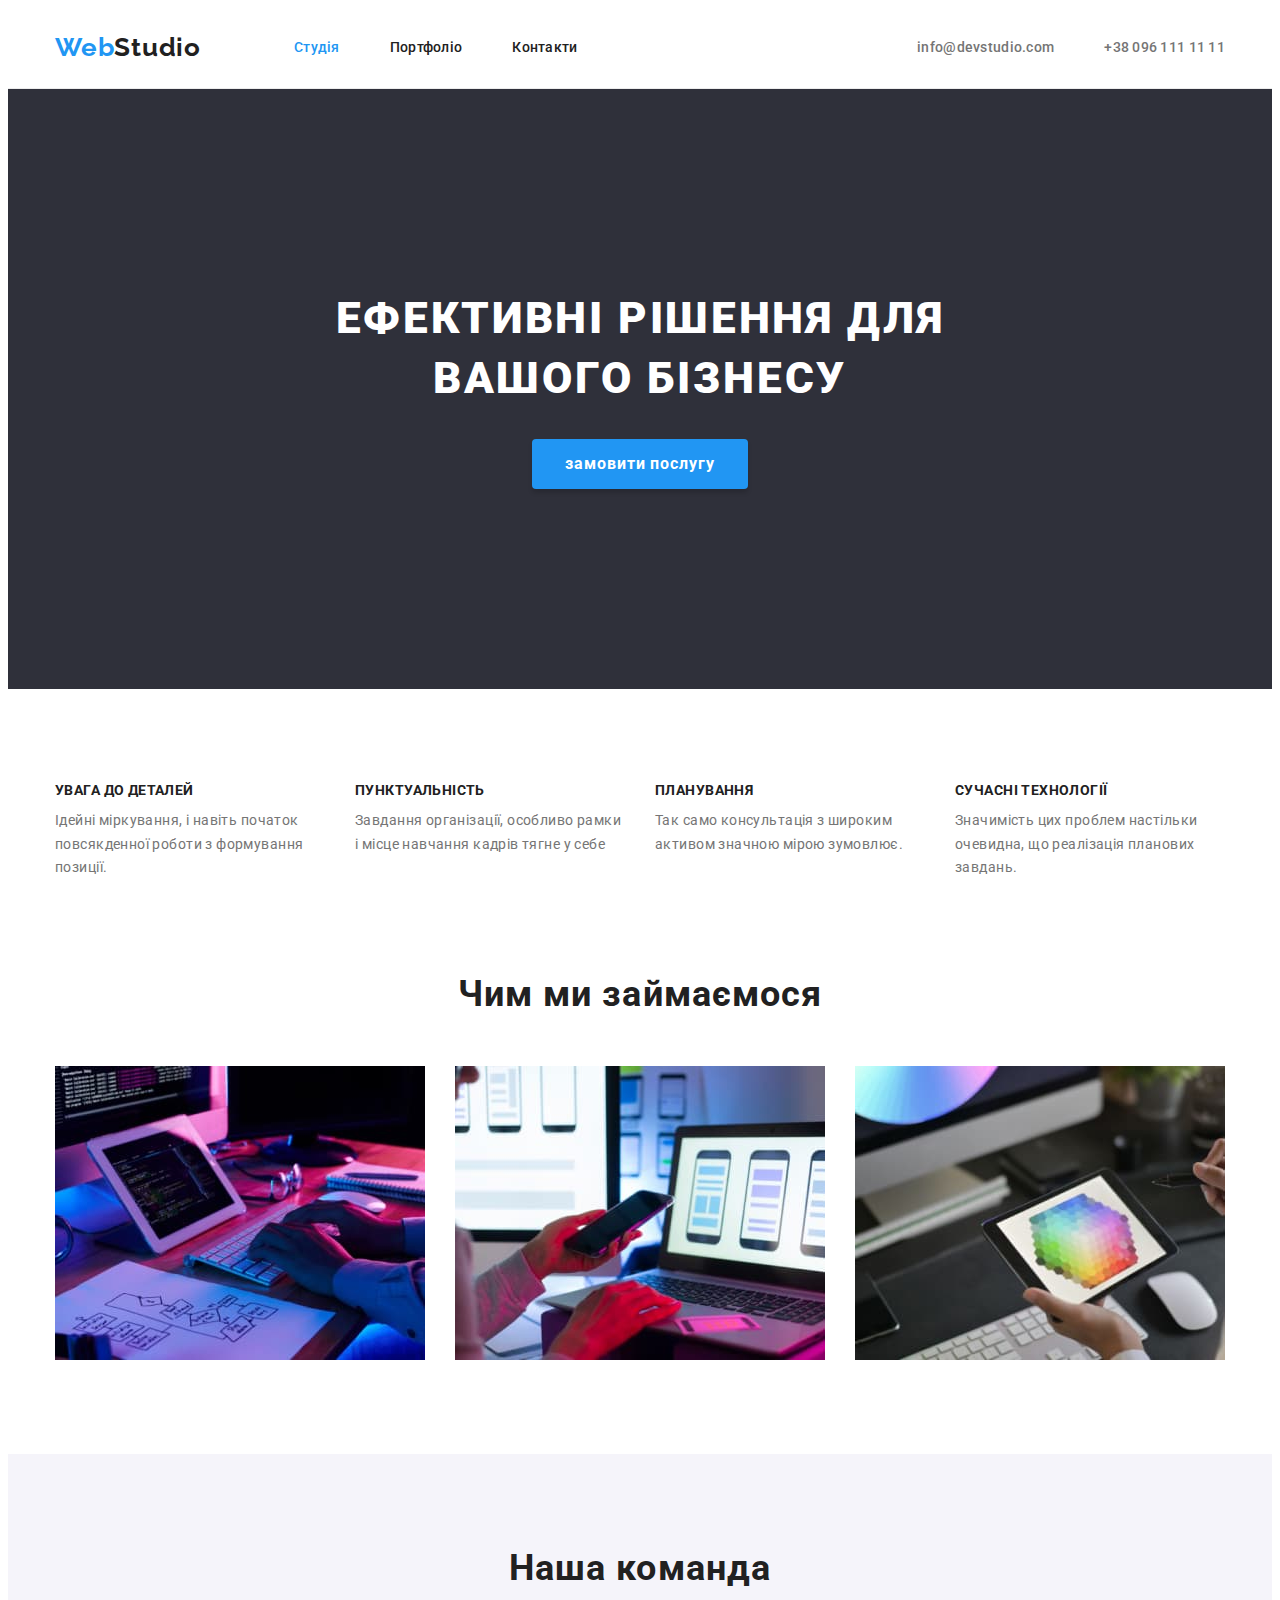
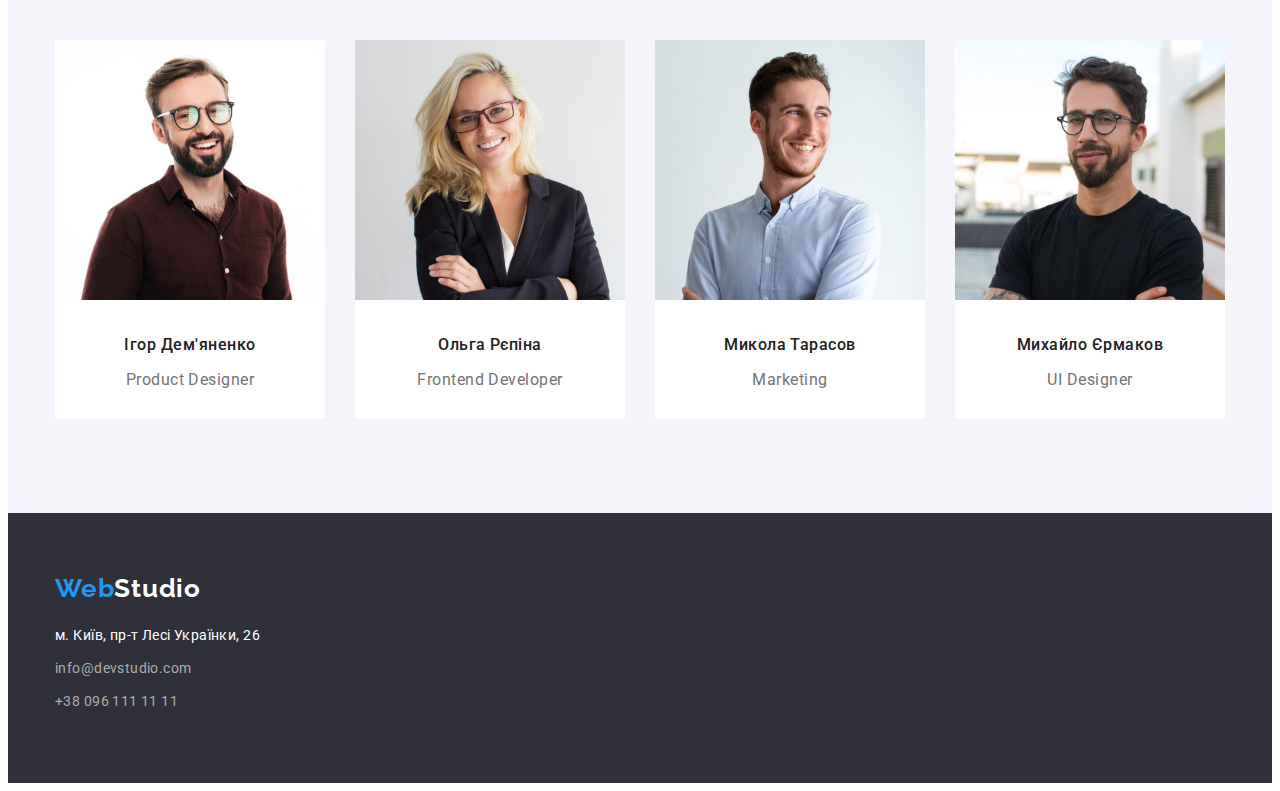
<file: index.html>
<!DOCTYPE html>
<html lang="uk">
<head>
    <meta charset="UTF-8">
    <meta http-equiv="X-UA-Compatible" content="IE=edge">
    <meta name="viewport" content="width=device-width, initial-scale=1.0">
    <title>Document</title> 
    <link rel="preconnect" href="https://fonts.googleapis.com">
    <link rel="preconnect" href="https://fonts.gstatic.com" crossorigin>
    <link href="https://fonts.googleapis.com/css2?family=Raleway:wght@700&family=Roboto:wght@400;500;700&display=swap" rel="stylesheet">
    <link rel="stylesheet" href="https://cdnjs.cloudflare.com/ajax/libs/modern-normalize/1.1.0/modern-normalize.min.css" integrity="sha512-wpPYUAdjBVSE4KJnH1VR1HeZfpl1ub8YT/NKx4PuQ5NmX2tKuGu6U/JRp5y+Y8XG2tV+wKQpNHVUX03MfMFn9Q==" crossorigin="anonymous" referrerpolicy="no-referrer" />   
    <link rel="stylesheet" href="./css/styles.css">
</head>
<body>
    
    <header class="site-header">
        <div class="container main-nove">
            <a href="./index.html" class="site-logo logo plus"><span class="site-logo logo-web">Web</span><span class="logo-studio">Studio</span></a>
        <nav>
            <ul class="site-nav list up ">
                <li class="iten"> <a href="./index.html" class="current navigetion plus">Студія</a></li>
                <li class="iten"> <a href="./portfolio.html" class="navigetion plus">Портфоліо</a></li>
                <li class="iten"> <a href="#" class="navigetion plus">Контакти</a></li>
            </ul>
        </nav>
        <ul class="contakt list up">
            <li class="iten"> <a href="mailto:info@devstudio.com" class="navigetion plus contakt mee">info@devstudio.com</a></li>
            <li class="iten"> <a href="tel:+380961111111" class="navigetion plus contakt mee">+38 096 111 11 11</a></li>
        </ul>
       </div>
       
    </header>
   <main>
        <section class="darkside hero section">
           
               <h1 class="big hero-title" id="hero-title">Ефективні рішення для вашого бізнесу</h1>
               <button type="button" class="btn primery"> замовити послугу </button>
        
            </section>


        <section class="section">
            <div class="container feature">
          <ul class="feature list">
              <li class="list-order"><h3 class="feature-title big">увага до деталей</h3>
              <p class="operations-text">Ідейні міркування, і навіть початок повсякденної роботи з формування позиції.</p></li>
              <li class="list-order"><h3 class="feature-title big">пунктуальність</h3>
              <p class="operations-text">Завдання організації, особливо рамки і місце навчання кадрів тягне у себе</p></li>
              <li class="list-order"><h3 class="feature-title big">планування</h3>
              <p class="operations-text">Так само консультація з широким активом значною мірою зумовлює.</p></li>
             <li class="list-order"><h3 class="feature-title big">сучасні технології</h3>
             <p class="operations-text">Значимість цих проблем настільки очевидна, що реалізація планових завдань.</p></li>
          </ul>
        </div>
         </section>

         <section class="we-do section">
            <div class="container">
             <h2 class="what-we-do title">Чим ми займаємося</h2>
             <ul class="list what-we-do">
                <li class="iten what-we-do"> <img src="./images/work.jpg" width="370" alt="робочий процесс дизайнера"></li>
                <li class="iten what-we-do"> <img src="./images/work1.jpg" width="370" alt="робочий процесс дизайнера"></li>
                <li class="iten what-we-do"> <img src="./images/work2.jpg" width="370" alt="робочий процесс дизайнера"></li>
             </ul>
            </div>
         </section>

        <section class="staff section">
            <div class="container">
             <h2 class="title staff">Наша команда</h2>
             <ul class="list staff">
                 <li class="downpicture"> 
                      <img src="./images/img.jpg" width="270" alt="Ігор Дем'яненко"> 
                      <h4 class="staff name">Ігор Дем'яненко</h4>
                      <p  class="staff posicion" lang="en">Product Designer</p>
                 </li>
                 <li class="downpicture"> 
                     <img src="./images/img1.jpg" width="270" alt="Ольга Рєпіна">
                     <h4 class="staff name">Ольга Рєпіна</h4>
                     <p class="staff posicion" lang="en">Frontend Developer</p>
                 </li >
                 <li class="downpicture"> 
                     <img src="./images/img2.jpg" width="270" alt="Микола Тарасов">
                     <h4 class="staff name">Микола Тарасов</h4>
                     <p class="staff posicion" lang="en">Marketing</p>
                 </li>
                 <li class="downpicture"> 
                     <img src="./images/img3.jpg" width="270" alt="Михайло Єрмаков">
                     <h4 class="staff name">Михайло Єрмаков</h4>
                     <p class="staff posicion" lang="en">UI Designer</p>
                 </li>
             </ul>
            </div>
        </section>
    </main>

    <footer class="darkside footer">
        <div class="container down">
    
            <a href="./index.html" class="site-logo logo plus down"><span class="logo logo-web">Web</span><span class="logo down-studio">Studio</span></a>

        <address>
            <ul class="footer-contakt list contakt">
                <li class="footer address"><a class="address map" href="https://goo.gl/maps/JJp694LmXSiKLwUw6" target="_blank" rel="noopener noreferer">м. Київ, пр-т Лесі Українки, 26</a></li>
                <li class="footer address"><a class="address contact " href="mailto:info@devstudio.com">info@devstudio.com</a></li>
                <li class="footer address"><a class="address contact" href="tel:+380961111111">+38 096 111 11 11</a></li>
            </ul>
        </address>
    </div>
    </footer>   

</body>
</html>
</file>
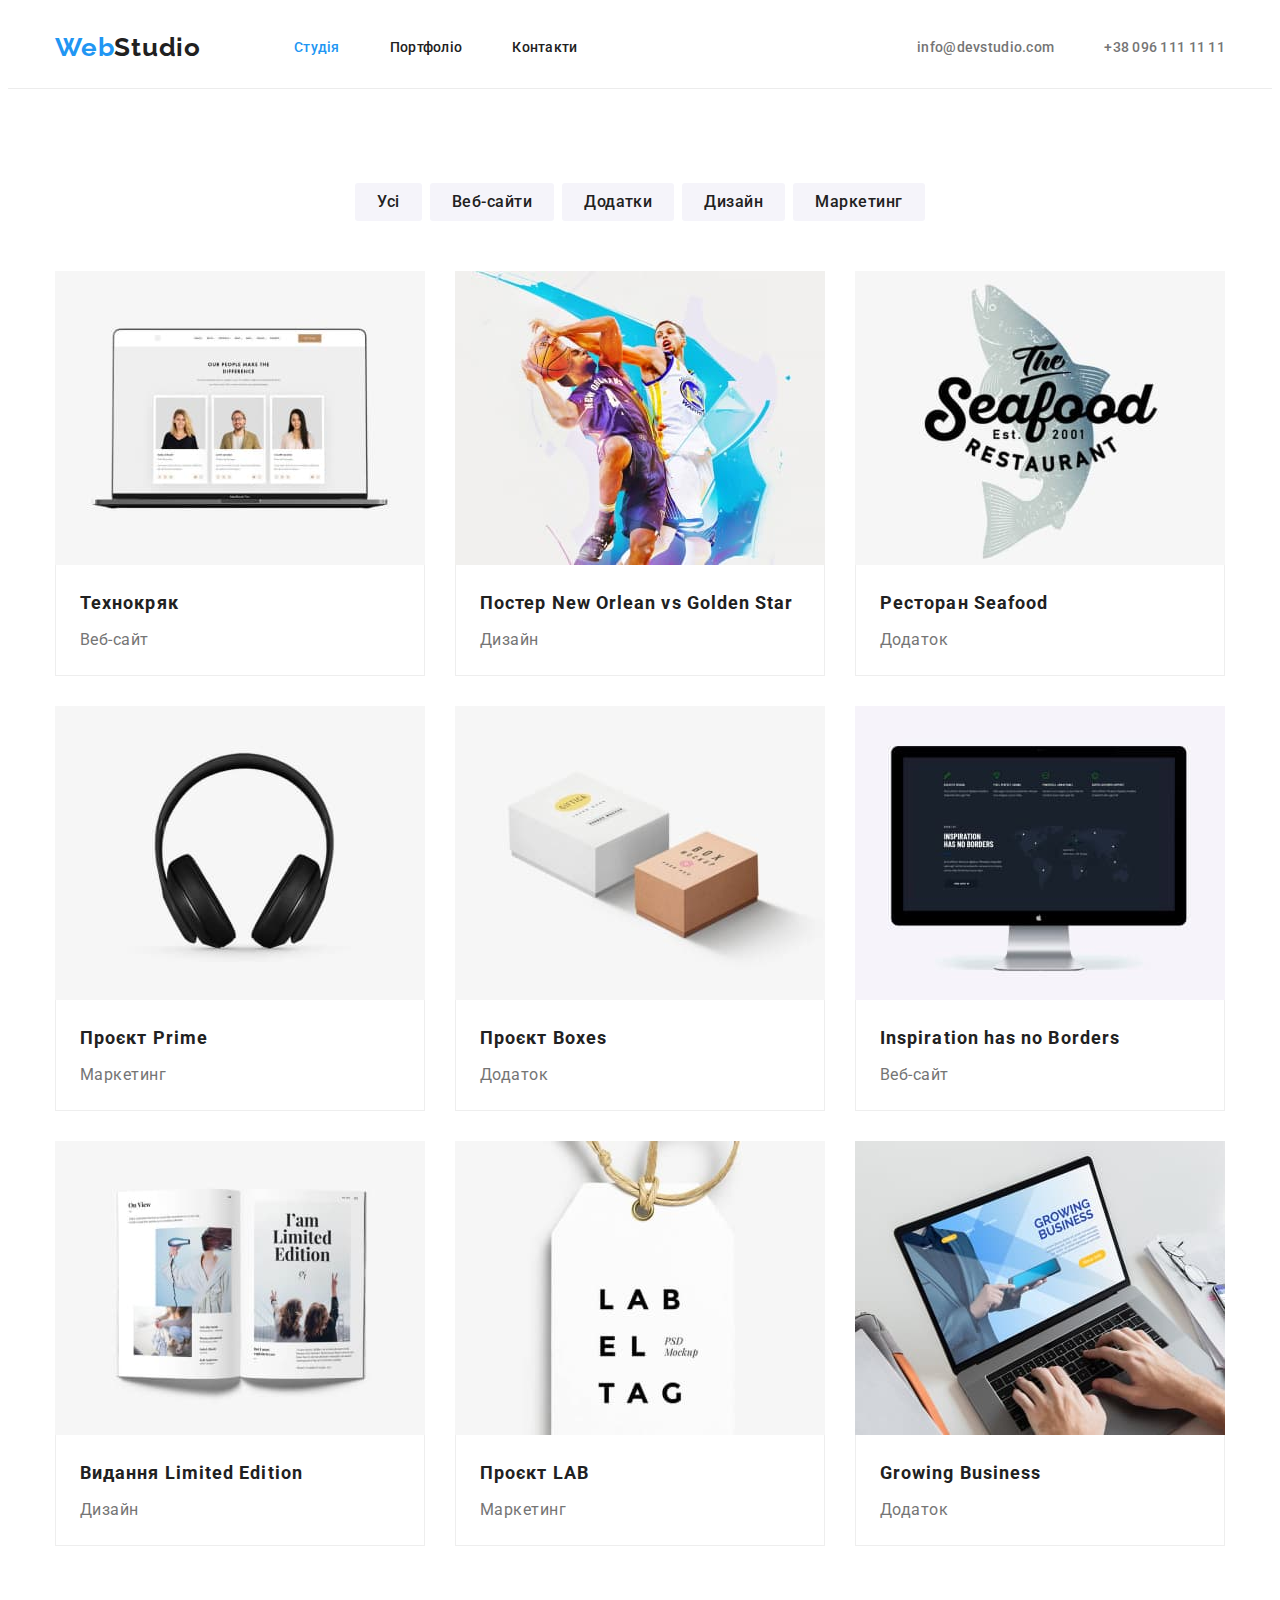
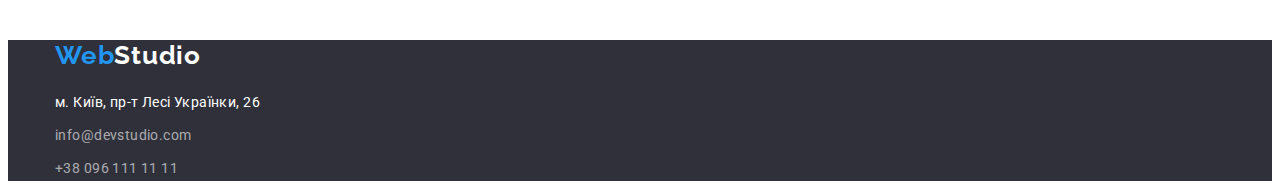
<file: portfolio.html>
<!DOCTYPE html>
<html lang="uk">
<head>
    <meta charset="UTF-8">
    <meta http-equiv="X-UA-Compatible" content="IE=edge">
    <meta name="viewport" content="width=device-width, initial-scale=1.0">
    <title>portfolio</title>
    <link rel="preconnect" href="https://fonts.googleapis.com">
    <link rel="preconnect" href="https://fonts.gstatic.com" crossorigin>
    <link href="https://fonts.googleapis.com/css2?family=Raleway:wght@700&family=Roboto:wght@400;500;700&display=swap" rel="stylesheet">
    <link rel="stylesheet" href="https://cdnjs.cloudflare.com/ajax/libs/modern-normalize/1.1.0/modern-normalize.min.css" integrity="sha512-wpPYUAdjBVSE4KJnH1VR1HeZfpl1ub8YT/NKx4PuQ5NmX2tKuGu6U/JRp5y+Y8XG2tV+wKQpNHVUX03MfMFn9Q==" crossorigin="anonymous" referrerpolicy="no-referrer" />
    <link rel="stylesheet" href="./css/styles.css">
</head>
<body>
    

    <header class="site-header">
        <div class="container main-nove">
            <a href="./index.html" class="site-logo logo plus"><span class="site-logo logo-web">Web</span><span class="logo-studio">Studio</span></a>
        <nav>
            <ul class="site-nav list up ">
                <li class="iten"> <a href="./index.html" class="current navigetion plus">Студія</a></li>
                <li class="iten"> <a href="./portfolio.html" class="navigetion plus">Портфоліо</a></li>
                <li class="iten"> <a href="#" class="navigetion plus">Контакти</a></li>
            </ul>
        </nav>
        <ul class="contakt list up">
            <li class="iten"> <a href="mailto:info@devstudio.com" class="navigetion plus contakt mee">info@devstudio.com</a></li>
            <li class="iten"> <a href="tel:+380961111111" class="navigetion plus contakt mee">+38 096 111 11 11</a></li>
        </ul>
       </div>
       
    </header>


<main>
    <section class="section portfolio">
        <div class="container">

    <h1 class="visually hidden is">Portfolio</h1>
    <ul class="list portfolio">
        <li class="iten"> <button type="button" class="btn secondary"> Усі </button></li>
        <li class="iten"> <button type="button" class="btn secondary"> Веб-сайти </button></li>
        <li class="iten"> <button type="button" class="btn secondary"> Додатки </button></li>
        <li class="iten"> <button type="button" class="btn secondary"> Дизайн </button></li>
        <li class="iten"> <button type="button" class="btn secondary"> Маркетинг </button></li>
    </ul>

    <ul class="list choice">
        <li class="iten"> 
            <a  href="#">
            <img src="./images/p1.jpg" width="370" alt="Технокряк"> 
        <div class="content">
            <h2 class="choice title">Технокряк</h2>
            <p class="choice text">Веб-сайт</p>
        </div>
    </a>
       </li>
       <li class="iten"> 
        <a href="#">
            <img src="./images/p2.jpg" width="370" alt="Постер New Orlean vs Golden Star"> 
        <div class="content">
            <h2 class="choice title">Постер New Orlean vs Golden Star</h2>
            <p class="choice text">Дизайн</p>
        </div> 
        </a>
       </li>
       <li class="iten"> 
        <a href="#">
            <img src="./images/p3.jpg" width="370" alt="Ресторан Seafood"> 
        <div class="content">    
            <h2 class="choice title">Ресторан Seafood</h2>
            <p class="choice text">Додаток</p>
        </div>
        </a>    
       </li>
       <li class="iten"> 
        <a href="#">
            <img src="./images/p4.jpg" width="370" alt="Проєкт Prime"> 
        <div class="content">
            <h2 class="choice title">Проєкт Prime</h2>
            <p class="choice text">Маркетинг</p>
        </div>
        </a>
       </li>
       <li class="iten"> 
        <a href="#">
            <img src="./images/p5.jpg" width="370" alt="Проєкт Boxes"> 
        <div class="content">    
            <h2 class="choice title">Проєкт Boxes</h2>
            <p class="choice text">Додаток</p>
        </div>
        </a>
       </li>
       <li class="iten"> 
        <a href="#">
            <img src="./images/p6.jpg" width="370" alt="Inspiration has no Borders"> 
        <div class="content">
            <h2 class="choice title" lang="en">Inspiration has no Borders</h2>
            <p class="choice text">Веб-сайт</p>
        </div>
        </a>
       </li>
       <li class="iten"> 
        <a href="#">
            <img src="./images/p7.jpg" width="370" alt="Видання Limited Edition"> 
        <div class="content">
            <h2 class="choice title">Видання Limited Edition</h2>
            <p class="choice text">Дизайн</p>
        </div>
        </a>
       </li>
       <li class="iten"> 
        <a href="#">
            <img src="./images/p8.jpg" width="370" alt="Проєкт LAB"> 
        <div class="content">
            <h2 class="choice title">Проєкт LAB</h2>
            <p class="choice text">Маркетинг</p>
        </div>
        </a>
       </li>
       <li class="iten"> 
        <a href="#">
            <img src="./images/p9.jpg" width="370" alt="Growing Business"> 
        <div class="content">
            <h2 class="choice title" lang="en">Growing Business</h2>
            <p class="choice text">Додаток</p>
        </div>
        </a>
       </li>
    </ul>
</div>

</section>
</main>


<footer class="darkside">
    <div class="container down">

        <a href="./index.html" class="site-logo logo plus down"><span class="logo logo-web">Web</span><span class="logo down-studio">Studio</span></a>

    <address>
        <ul class="footer-contakt list contakt">
            <li class="footer address"><a class="address map" href="https://goo.gl/maps/JJp694LmXSiKLwUw6" target="_blank" rel="noopener noreferer">м. Київ, пр-т Лесі Українки, 26</a></li>
            <li class="footer address"><a class="address contact " href="mailto:info@devstudio.com">info@devstudio.com</a></li>
            <li class="footer address"><a class="address contact" href="tel:+380961111111">+38 096 111 11 11</a></li>
        </ul>
    </address>
</div>
</footer>       
</html>
</file>
<file: css/styles.css>
html{
    box-sizing: border-box;
}
*,
*::before,
*::after{
    box-sizing: inherit;
}

:root {
    --primery-text-colot: #212121;
    --button-color: #2196F3;
    --back-color: #FFFFFF;
    --sbc: #2F303A;
    --contact-color: #757575;
    --white-whis-transparency: rgba(255, 255, 255, 0.6);
    --bgr-staff: #F5F4FA;
    
}

body {
    background-color: var(--back-color);
    color: var(--primery-text-colot);
    font-family: 'Roboto', sans-serif;
}



.list{
    list-style: none;
   
}

.list a{
    text-decoration: none;
}

.big{
    text-transform: uppercase;

}
.title{
font-weight: 700;
letter-spacing: 0.03em;
}
h1,h2,h3,h4,p,ul,img{
    padding: 0;
    margin: 0;
}
img{
    display:block;
    max-width: 100%;
}
.section{
    padding-bottom: 94px;
    padding-top: 94px;
}
.container{
    width: 1200px;
    margin-left: auto;
    margin-right: auto;
    
    padding-left: 15px;
    padding-right: 15px;
    
   
}
/*header*/
.site-nav.up{
    display: flex; 
}
.contakt.up{
    display: flex;
    margin-left: auto;
}
.container.main-nove{
    display: flex;
    align-items: center;
    
}


.logo-web{
    color: var(--button-color) ;
}

.site-logo.plus{
    font-family: 'Raleway';
    font-style: normal;
    font-weight: 700;
    font-size: 26px;
    line-height: 1.2;
    text-decoration: none;
    letter-spacing: 0.03em;
    color: var(--button-color);
    margin-right: 93px;
   
}
.site-logo.plus:last-child{
    margin: 0;
}
.site-header{
   
    border-bottom: 1px solid #ECECEC;
}
.site-nav.list .iten,
.contakt.list .iten{
    margin-right: 50px;
}
.site-nav.list .iten:last-child,
.contakt.list .iten:last-child{
    margin-right: 0;
}
.navigetion.plus {
    font-weight: 500;
    font-size: 14px;
    line-height: 1.14;
    color: var(--primery-text-colot);
    letter-spacing: 0.02em;
    padding-top: 32px;
    padding-bottom: 32px;
    display: block;
    
}

.navigetion.plus:hover,
.navigetion.plus:focus{
    color: var(--button-color)
}

.contakt.mee {
    font-weight: 500;
    font-size: 14px;
    line-height: 1.14;
    color: var(--contact-color);
    letter-spacing: 0.02em;
    
}

.site-nav a.current {
    color: var(--button-color);
}



.logo-studio
{
    color:var(--primery-text-colot);
}



/*hero*/
.darkside.hero{
    text-align: center;
    padding-top: 200px;
    padding-bottom: 200px;
}
.hero-title{
   
    font-weight: 900;
    font-size: 44px;
    line-height: 1.36;
    letter-spacing: 0.06em;
    color: var(--back-color);
    letter-spacing: 0.06em;
    margin-bottom: 30px;
    width: 696px;
    margin-left: auto;
    margin-right: auto;
    
}


.btn {
    font-family: 'Roboto';
    font-weight: 700;
    font-size: 16px;
    line-height: 1.875;
    text-align: center;
    letter-spacing: 0.06em;
    cursor: pointer;
   
    text-align: center;
    display: inline-block;
    border:none;
}

.btn.primery{
    color: var(--back-color);
    background-color: var(--button-color);
    border-radius: 4px;
    padding: 10px 32px;
    min-width: 216px;
    height: 50px;
    box-shadow: 0px 4px 4px rgba(0, 0, 0, 0.15);
    
}
.btn.primery:hover,
.btn.primery:focus,
.btn.primery:active{
    background-color: #188CE8;
}

.btn.secondary{
    font-family: 'Roboto';
    font-weight: 500;
    font-size: 16px;
    line-height: 1.625;
    letter-spacing: 0.03em;
    background-color: #F5F4FA;
    color: var(--primery-text-colot);
    border-radius: 3px;
   
    padding: 6px 22px;
}

.btn.secondary:hover,
.btn.secondary:focus,
.btn.secondary:active{
    background-color: var(--button-color);
    color: var(--back-color);
}

.darkside{
    color: var(--back-color);
    background-color: var(--sbc);
}

/*feature*/
.feature.list{
    display:flex ;
    flex-wrap: wrap;
  
}

 .list-order{
    margin-right: 30px;
    width: 270px;
  
}
.list-order:nth-child(4n){
    margin: 0;
}

.feature-title{
margin-bottom: 10px;  
font-weight: 700;
font-size: 14px;
line-height: 1.14;
letter-spacing: 0.03em;



color: var(--primery-text-colot);
}

.operations-text{  
font-size: 14px;
line-height: 1.71;
color: var(--contact-color);
letter-spacing: 0.03em;

}


/*what-we-do*/
.we-do.section{
    padding-top: 0;
}

.what-we-do.title{
    text-align: center;
    margin-bottom: 50px;
    font-size: 36px;
    line-height: 1.16;
}
.what-we-do.list{
    display: flex;
    flex-wrap: wrap;
}
.what-we-do.iten{
    margin-right: 30px;
}
.what-we-do.iten:nth-child(3n){
    margin: 0;
}

/*staff*/
.staff{
    background-color: var(--bgr-staff);
}

.staff.list{
    display: flex;
    flex-wrap: wrap;
}

.title.staff{
    font-weight: 700;
    font-size: 36px;
    line-height: 1.16;
    letter-spacing: 0.03em;
    margin-bottom: 50px;
    text-align: center;
 

}

.staff.name{
    margin-top: 30px;
    margin-bottom: 10px;
    font-weight: 500;
    font-size: 16px;
    line-height: 1.87;
    letter-spacing: 0.03em;
    background-color: var(--back-color);
}

.staff.posicion{
    font-size: 16px;
    line-height: 19px;
    letter-spacing: 0.03em;
    color: var(--contact-color);
    background-color: var(--back-color);
    padding-bottom: 30px;
}


.downpicture{
    background-color: var(--back-color);
    margin-right: 30px;
    text-align: center;
}
.downpicture:nth-child(4n){
    margin: 0;
}

/*footer*/
.darkside.footer{
    padding-top: 60px;
    padding-bottom: 60px;
}

.site-logo.down{
    margin-bottom: 20px;
    display: inline-block;
    margin-right: 0;
}
.darkside{
    color: var(--back-color);
    background-color: var(--sbc);
    
}
.footer.address{
    margin-bottom: 9px;
}



.address.contact{
  
    font-style: normal;
    font-size: 14px;
    line-height: 1.71;
    letter-spacing: 0.03em;
    color: var(--white-whis-transparency);
    display: inline-block;
}



.address.map{
  
    font-style: normal;
    font-size: 14px;
    line-height: 1.71;
    letter-spacing: 0.03em;
    color: var(--back-color);
    display: inline-block;
  
}
.address.map:hover,
.address.map:focus,
.address.contact:focus,
.address.contact:hover{
    color: var(--button-color);
 
}




.logo.logo-web{
    color: var(--button-color);
    
}
.logo.down-studio{
    color: var(--back-color);
    
}

/*portfolio*/

.list.portfolio{
    display: flex;
    justify-content: center;
    margin-bottom: 50px;
}
.list.portfolio .iten{
   
    margin-right: 8px;
}
.list.portfolio .iten:nth-child(5n) {
    margin: 0;
}

.list.choice{
    color: var(--primery-text-colot);
    display: flex;
    flex-wrap: wrap;
   
    margin-top: -30px;
    margin-left: -30px;
}

.list.choice .iten{
    margin-left: 30px;
    margin-top: 30px;
    flex-basis: calc(100% / 3 - 30px);

}
.choice.title{
    font-weight: 700;
    font-size: 18px;
    line-height: 2;
    letter-spacing: 0.06em;
    color: var(--primery-text-colot);
    margin-bottom: 4px;
    

}
.choice.text{
    font-weight: 400;
    font-size: 16px;
    line-height: 1.875;
    letter-spacing: 0.03em;
    color: var(--contact-color);
    
}
.visually.hidden {
    position: absolute;
    width: 1px;
    height: 1px;
    margin: -1px;
    border: 0;
    padding: 0;
    
    white-space: nowrap;
    clip-path: inset(100%);
    clip: rect(0 0 0 0);
    overflow: hidden;
  }
  .iten .content{
    padding: 20px 24px;
    border-bottom: 1px solid #EEEEEE;
    border-left: 1px solid #EEEEEE;
    border-right: 1px solid #EEEEEE;
  }
</file>
